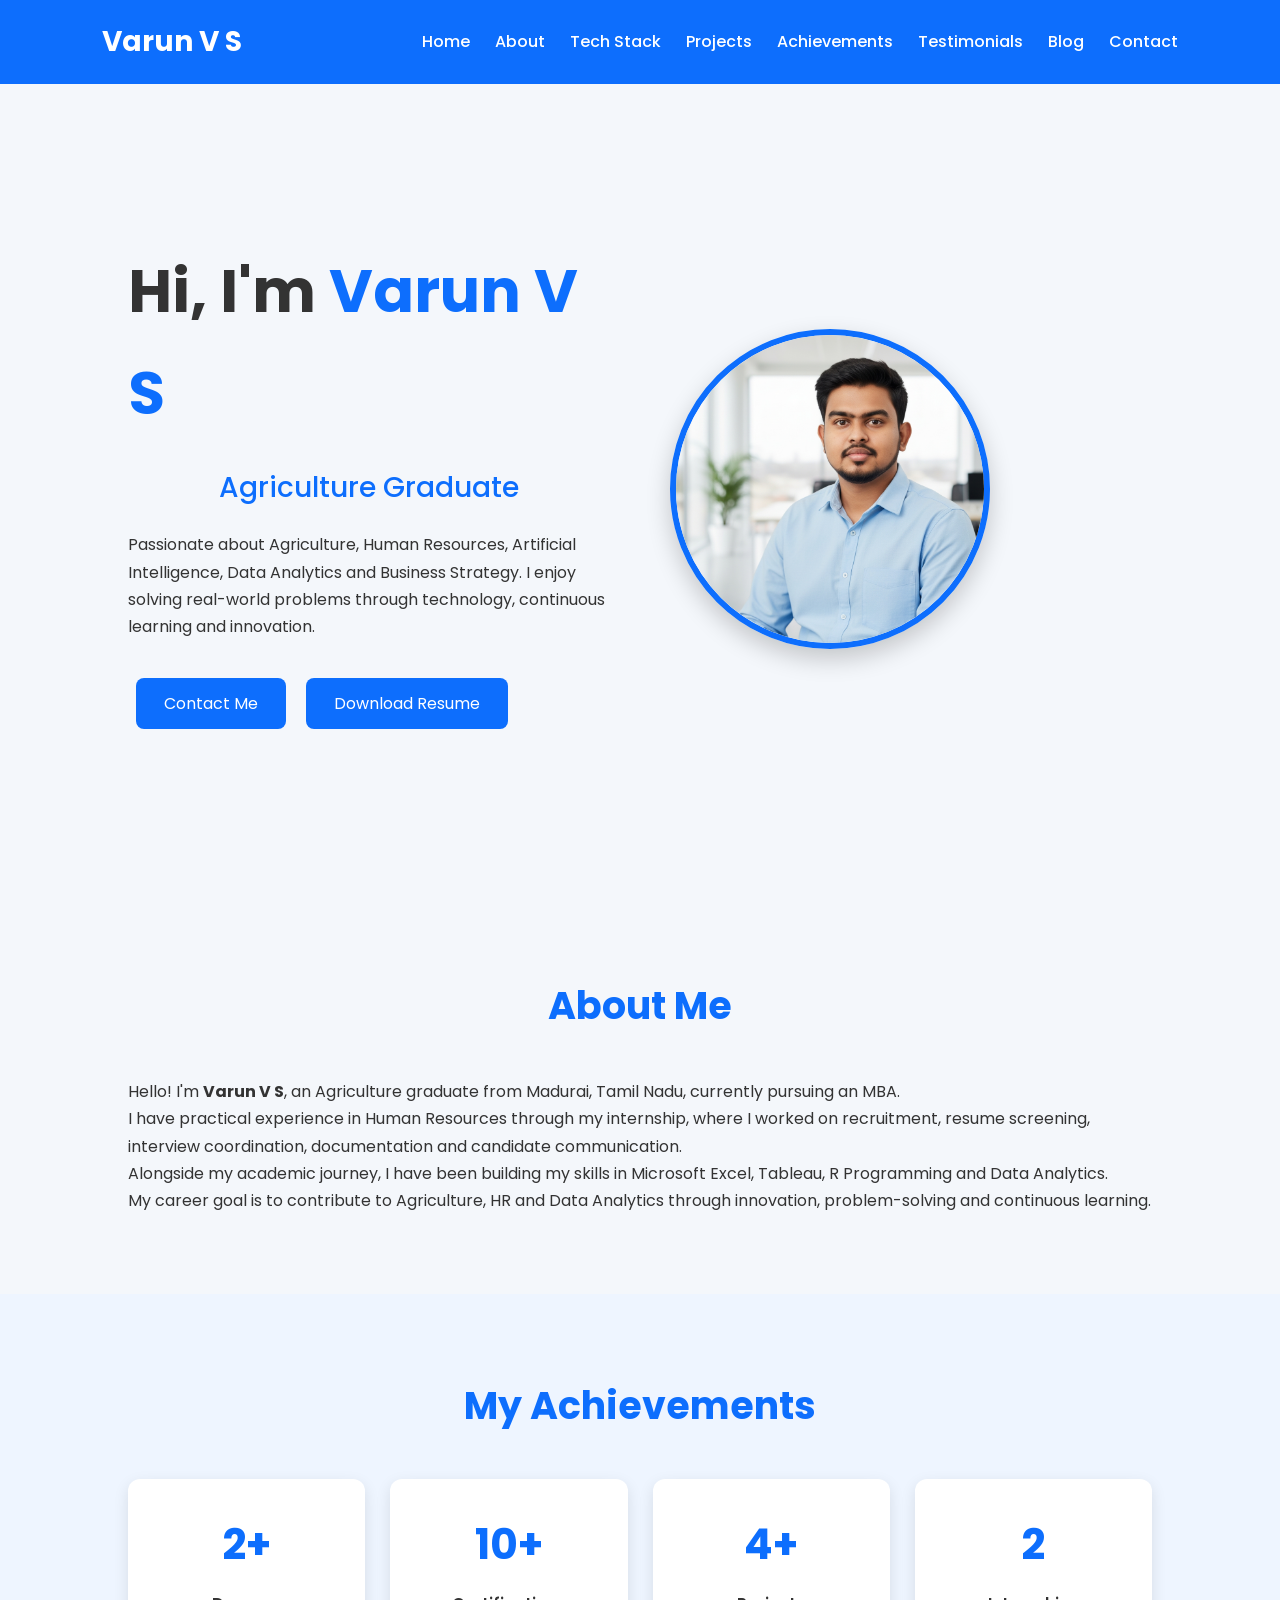
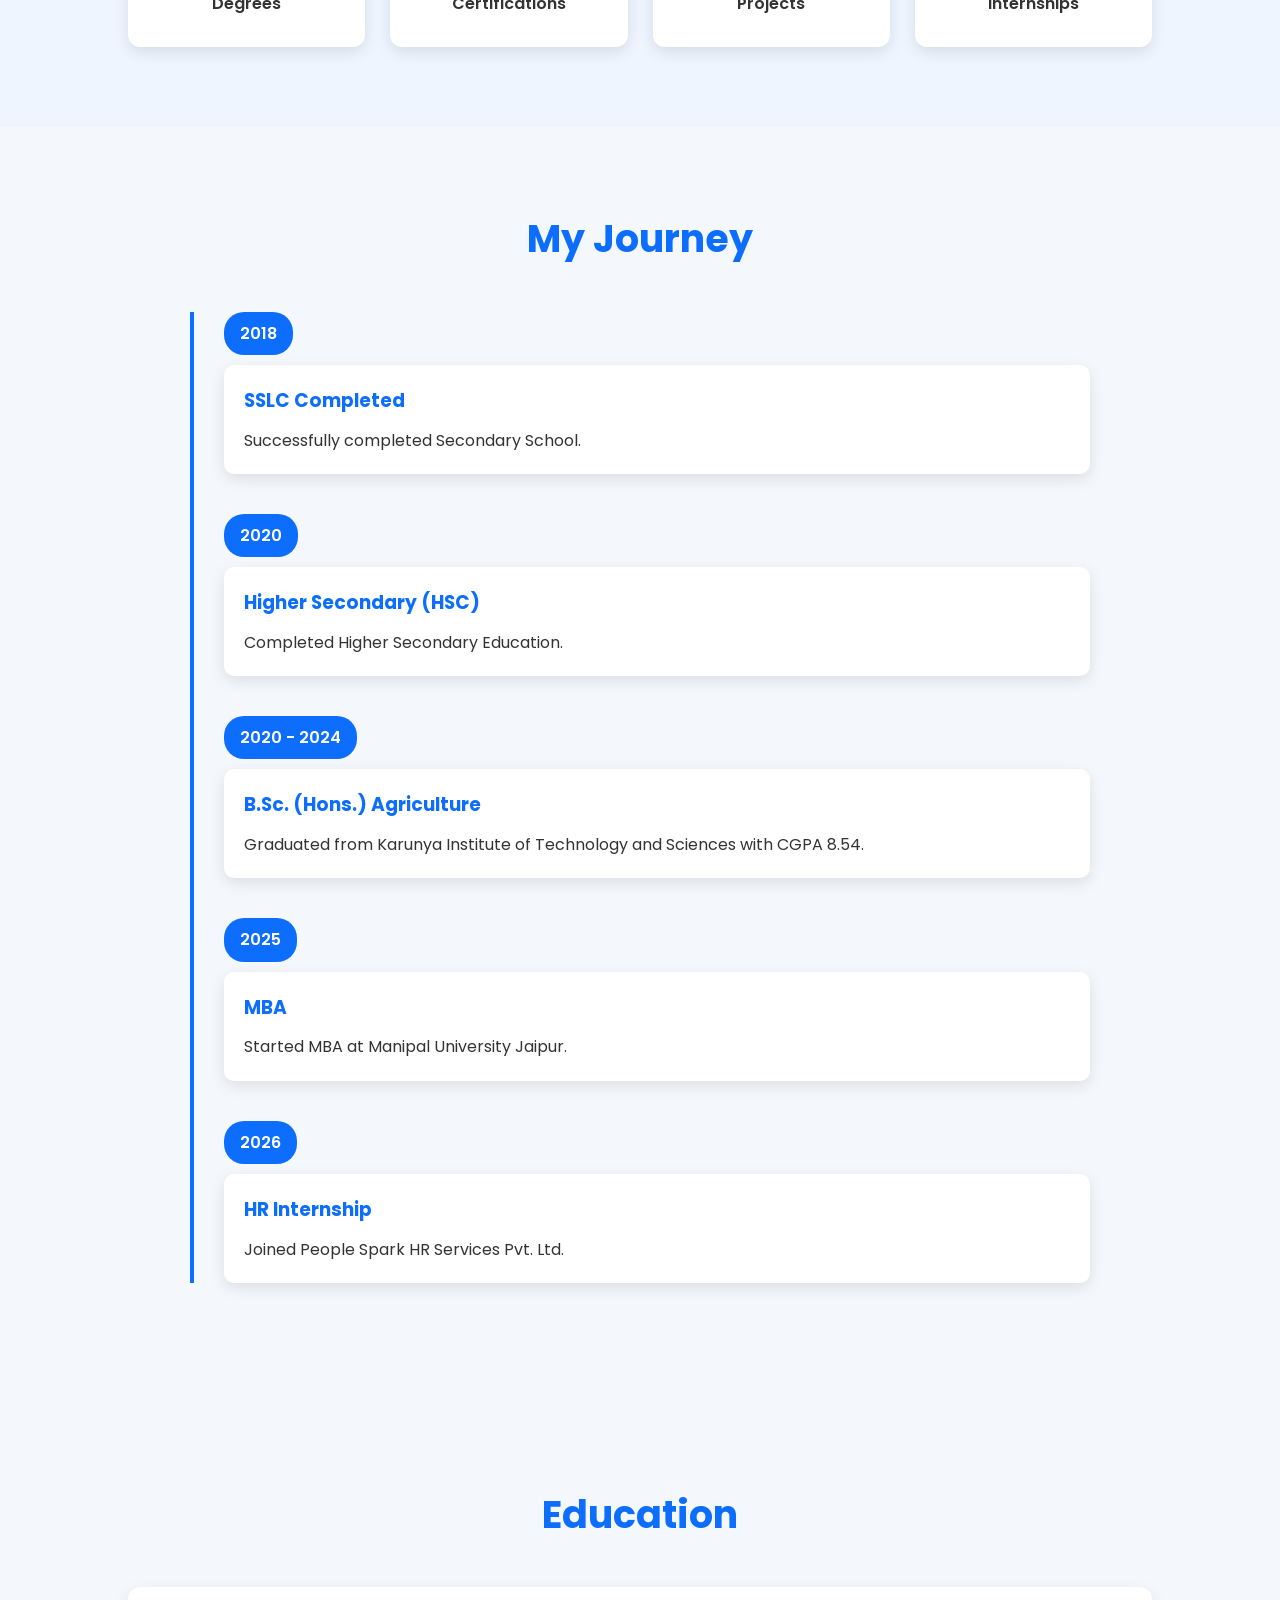
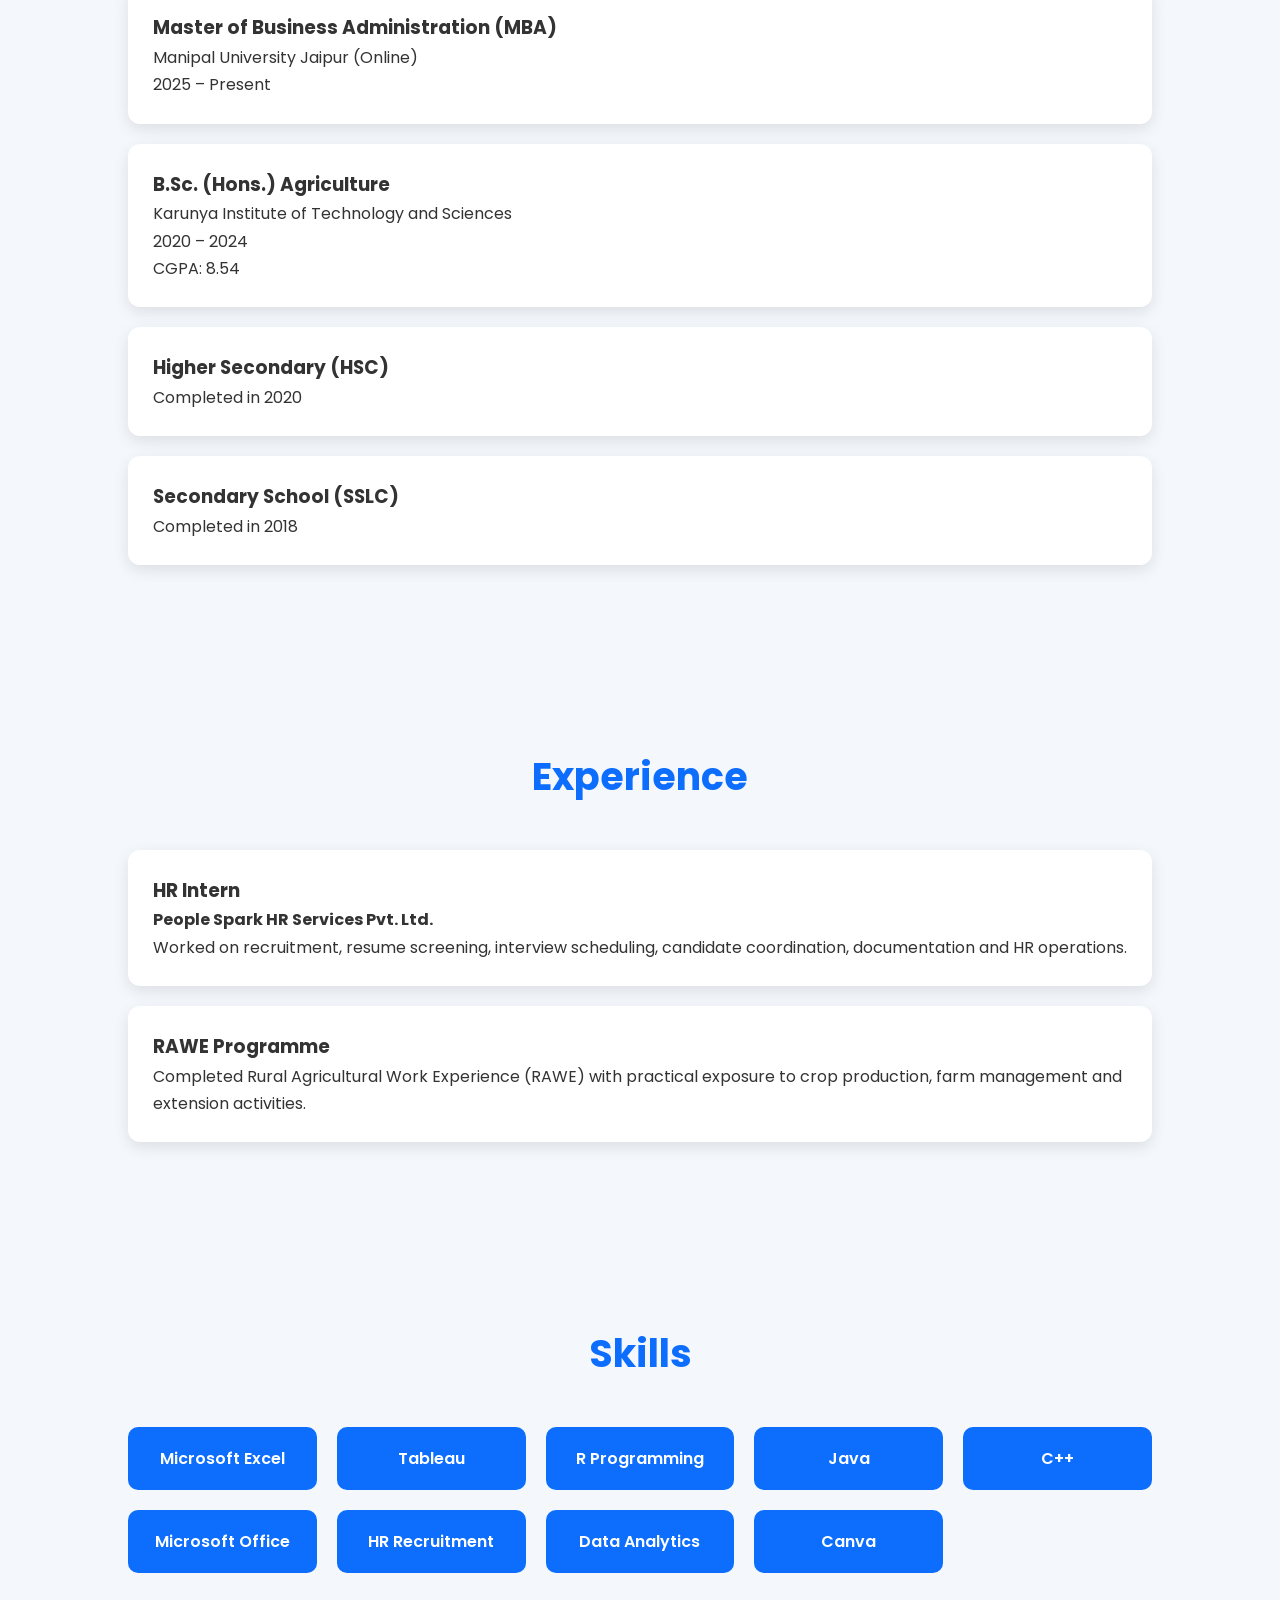
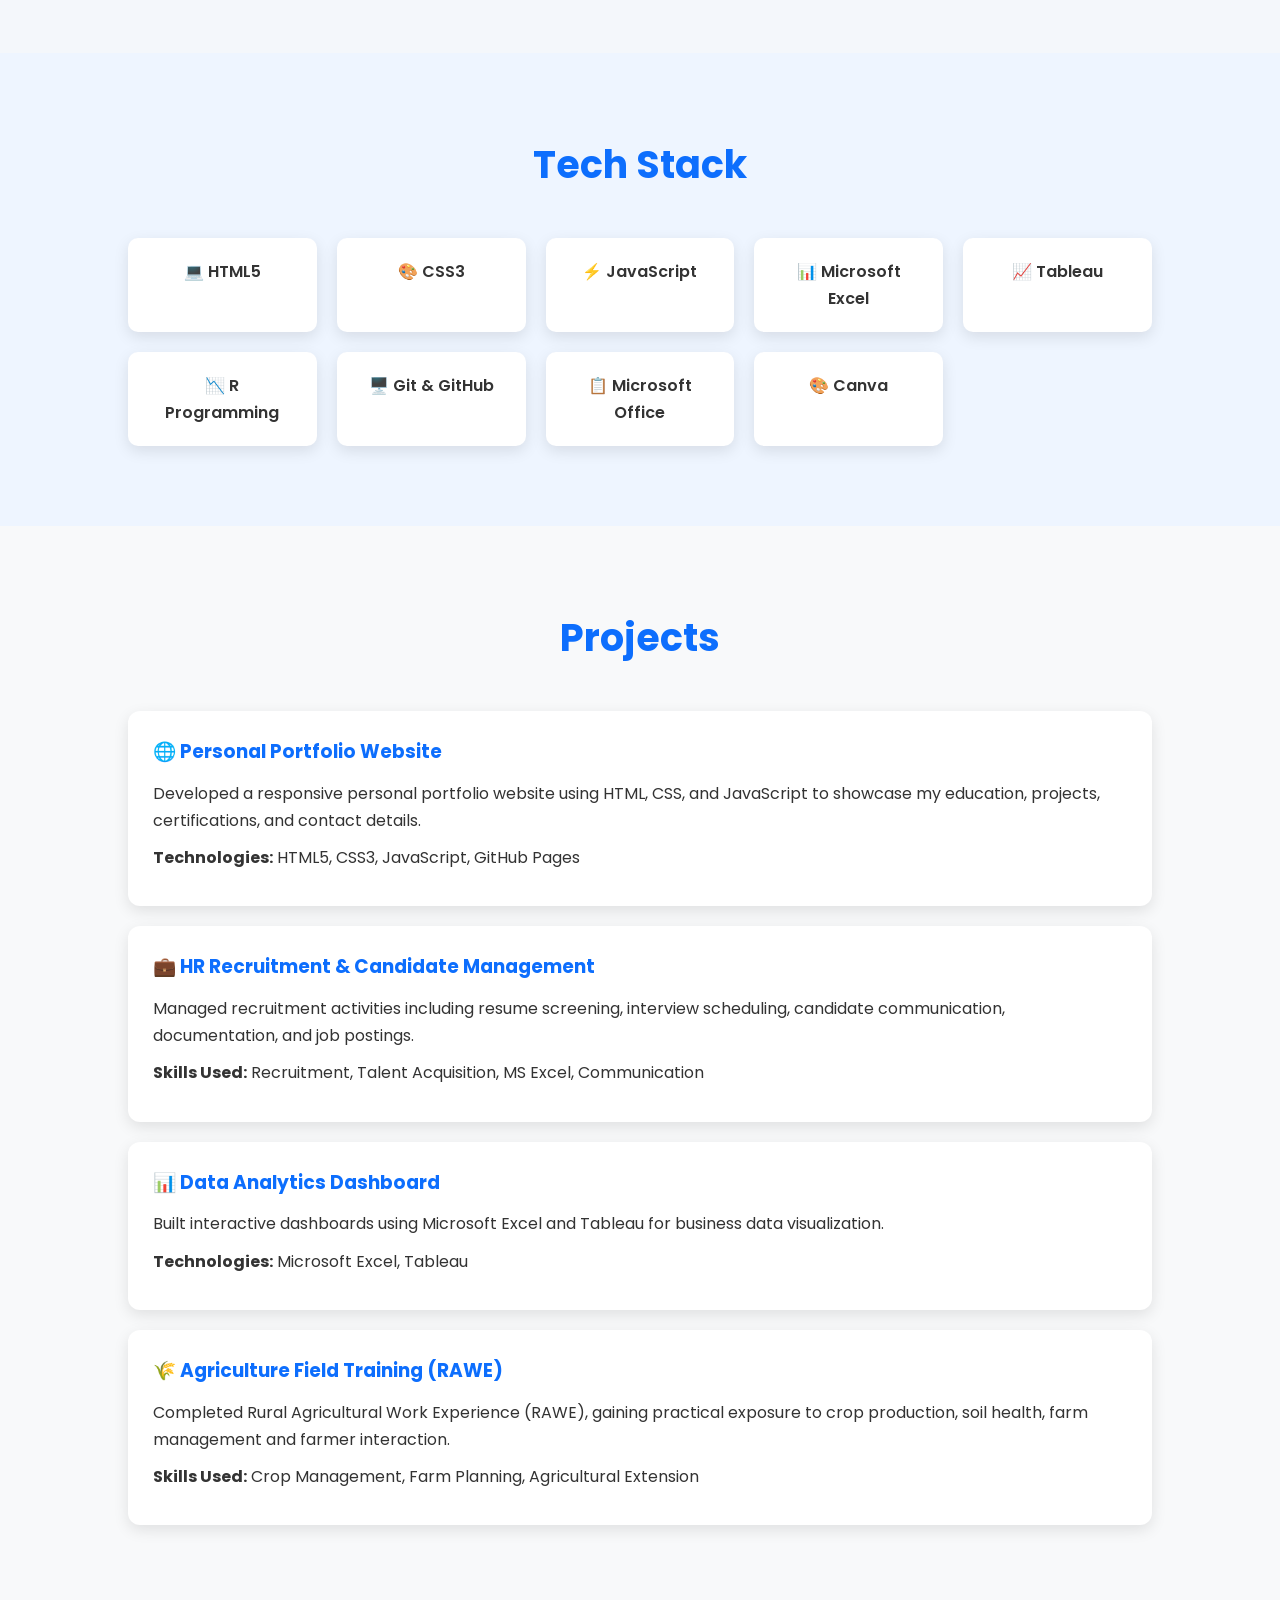
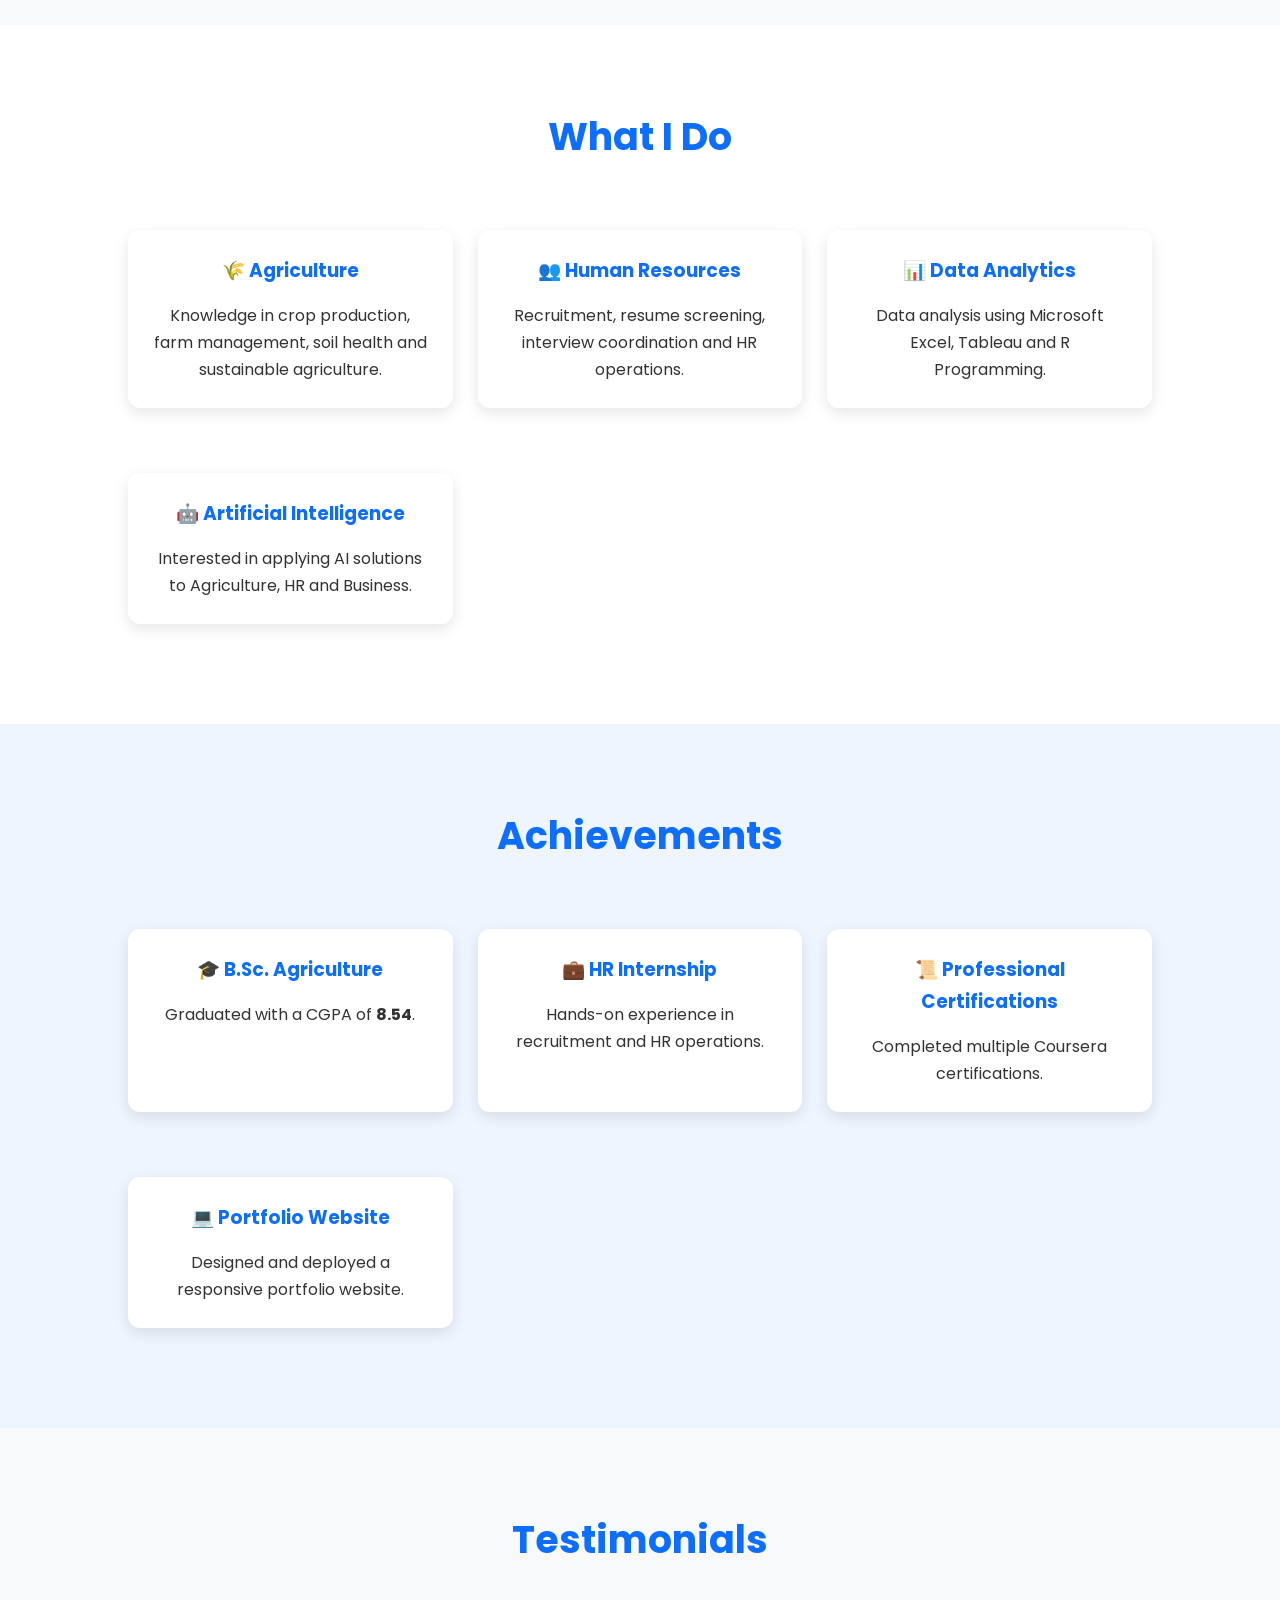
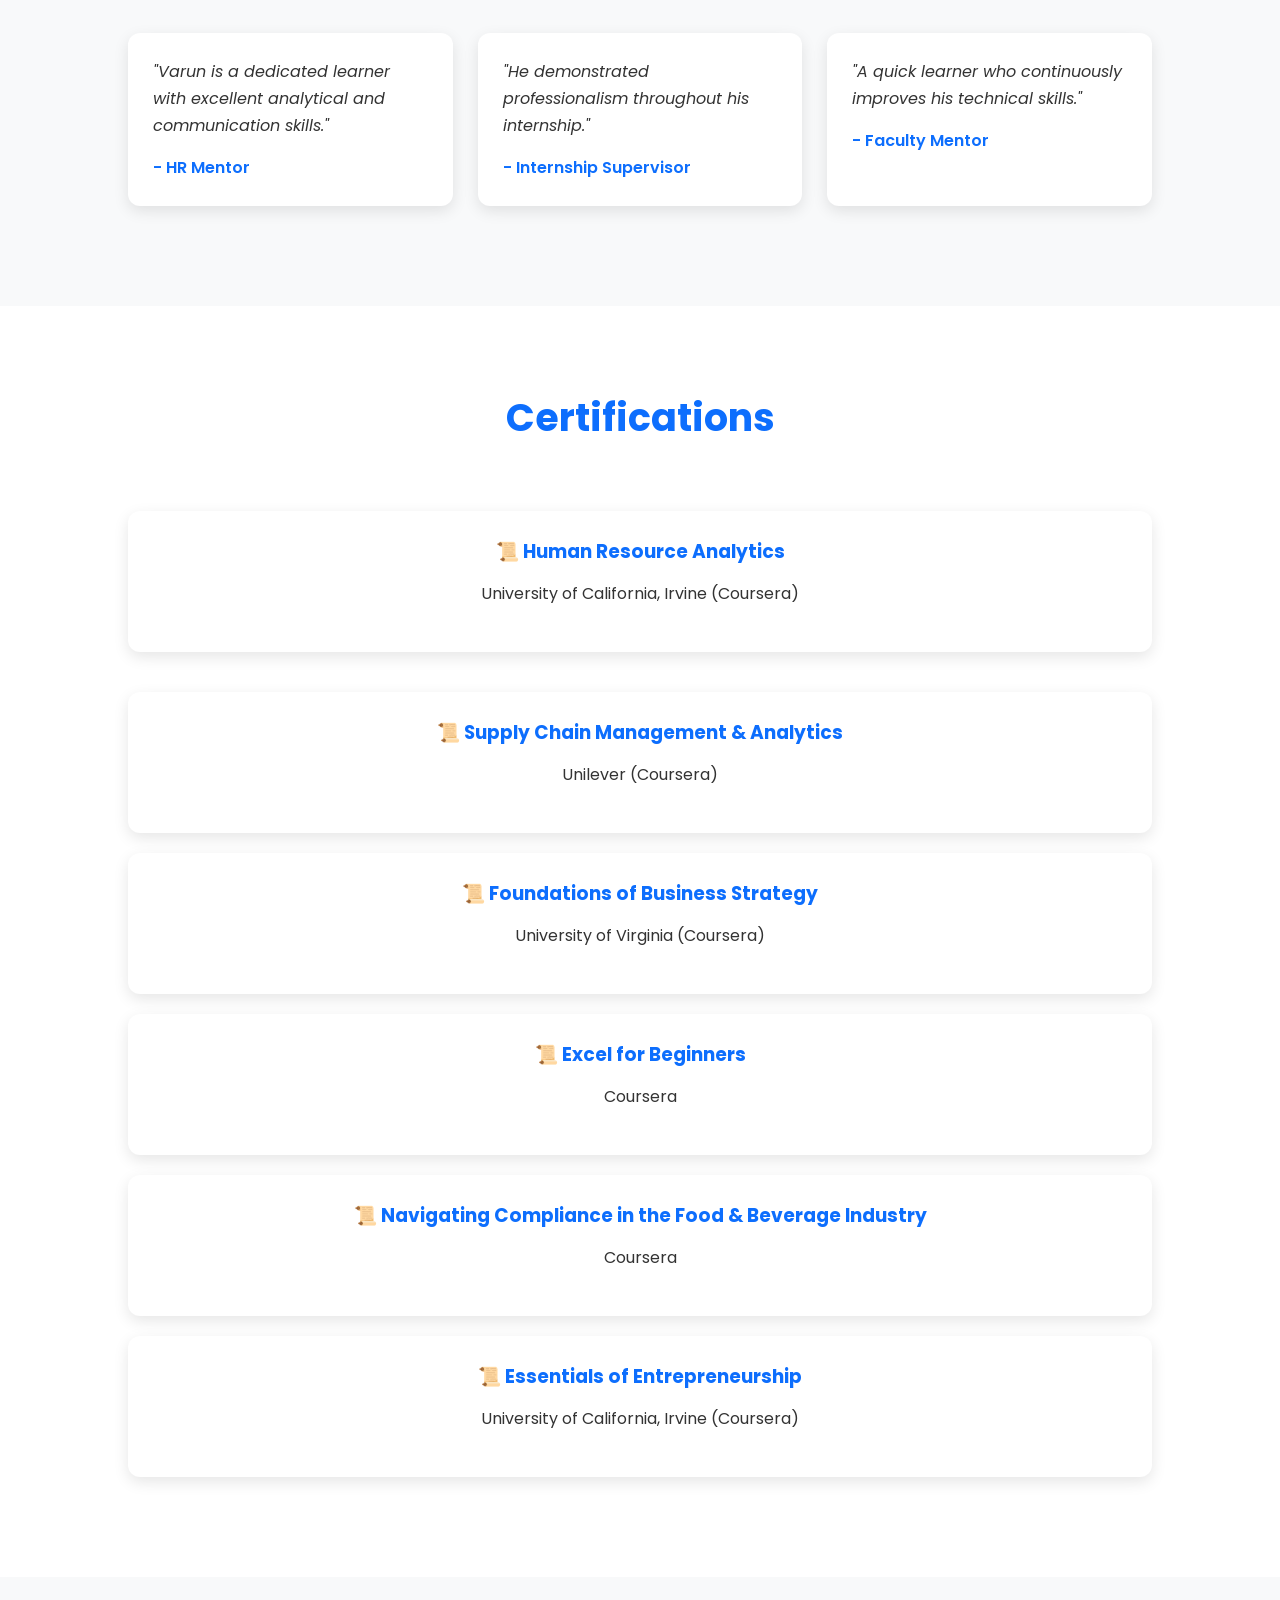
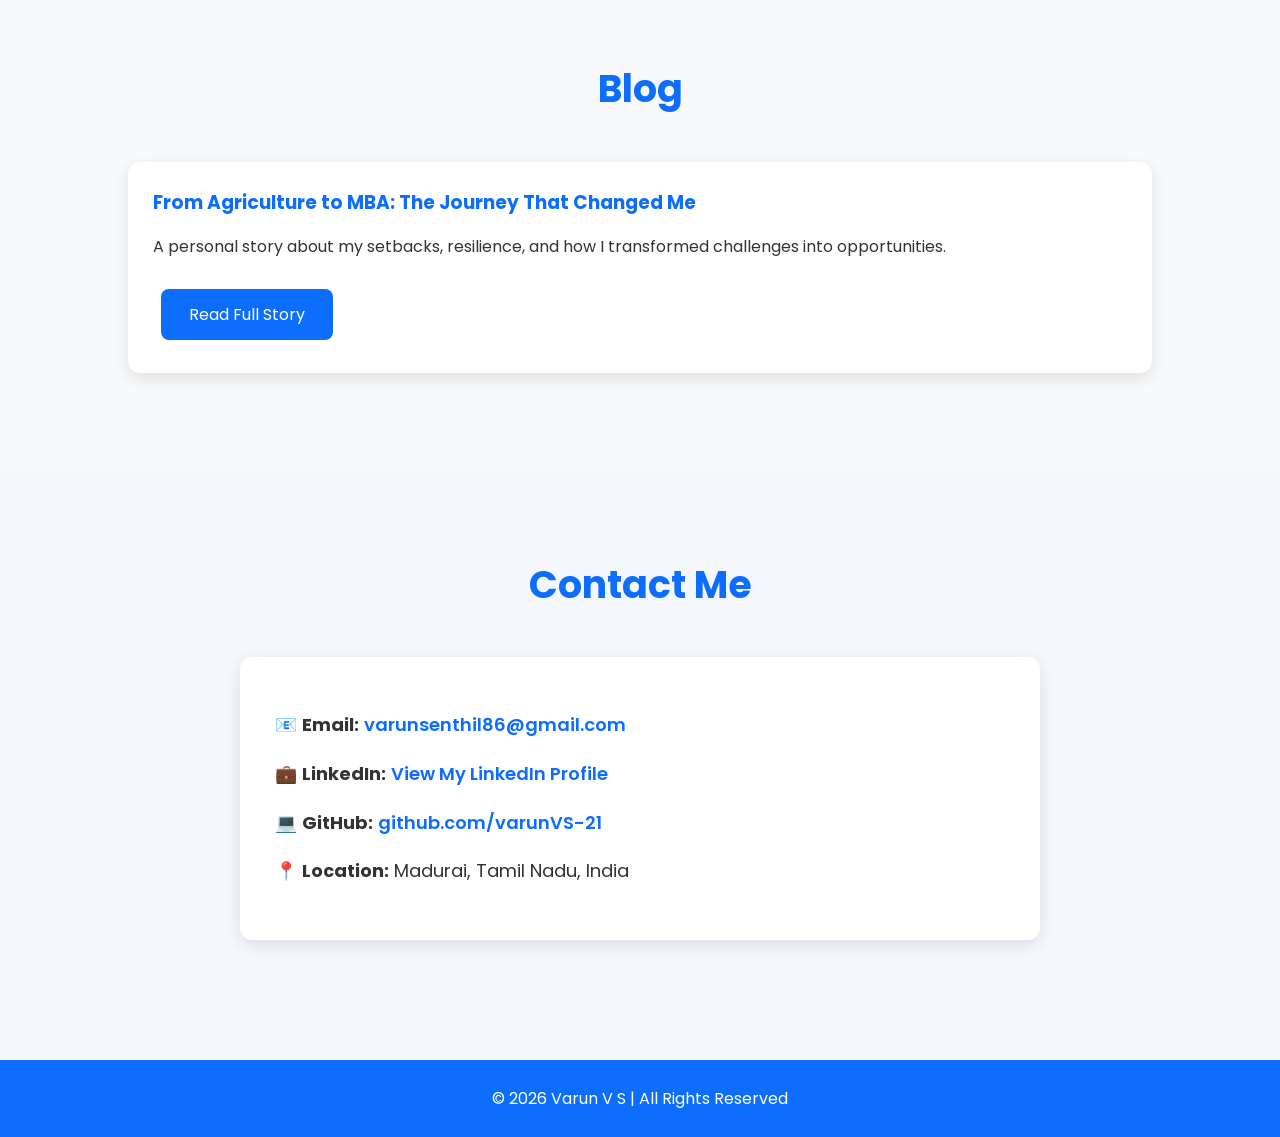
<file: index.html>
<!DOCTYPE html>
<html lang="en">

<head>
    <meta charset="UTF-8">
    <meta name="viewport" content="width=device-width, initial-scale=1.0">
    <title>Varun V S | Portfolio</title>
    <link rel="icon" type="image/png" href="favicon.png">
    <meta name="description" content="Official portfolio of Varun V S">
<meta name="keywords" content="Varun V S, Portfolio, Agriculture, HR, Data Analytics">
<meta name="author" content="Varun V S">
    <meta property="og:title" content="Varun V S | Portfolio">
<meta property="og:description" content="Agriculture Graduate | MBA Student | HR Intern | Data Analytics Enthusiast">
<meta property="og:image" content="profile.jpg">
<meta property="og:type" content="website">
    <link rel="stylesheet" href="style.css">
</head>

<body>
<div id="preloader">
    <div class="loader"></div>
    <h2>Varun V S Portfolio</h2>
</div>
    <!-- Navigation -->
    <nav>
    <div class="logo">Varun V S</div>

    <div class="menu-toggle" id="menu-toggle">
        ☰
    </div>

    <ul id="nav-links">
        <li><a href="#home">Home</a></li>
        <li><a href="#about">About</a></li>
        <li><a href="#techstack">Tech Stack</a></li>
        <li><a href="#projects">Projects</a></li>
        <li><a href="#achievements">Achievements</a></li>
        <li><a href="#testimonials">Testimonials</a></li>
        <li><a href="#blog">Blog</a></li>
        <li><a href="#contact">Contact</a></li>
    </ul>
</nav>

    <!-- Hero -->
    <section id="home" class="hero">

        <div class="hero-content">

            <div class="hero-text">

                <h1>Hi, I'm <span>Varun V S</span></h1>

                <h2><h2><span id="typing"></span></h2>

                <p>
                    Passionate about Agriculture, Human Resources, Artificial Intelligence,
                    Data Analytics and Business Strategy. I enjoy solving real-world
                    problems through technology, continuous learning and innovation.
                </p>

                <a href="#contact" class="btn">Contact Me</a>
                <a href="Varun_VS_Resume.pdf" class="btn" download>Download Resume</a>

            </div>

            <div class="hero-image">
                <img src="profile.jpg" alt="Varun V S">
            </div>

        </div>

    </section>

    <!-- About -->
    <section id="about">

        <h2>About Me</h2>

        <p>
            Hello! I'm <strong>Varun V S</strong>, an Agriculture graduate from
            Madurai, Tamil Nadu, currently pursuing an MBA.
        </p>

        <p>
            I have practical experience in Human Resources through my internship,
            where I worked on recruitment, resume screening, interview
            coordination, documentation and candidate communication.
        </p>

        <p>
            Alongside my academic journey, I have been building my skills in
            Microsoft Excel, Tableau, R Programming and Data Analytics.
        </p>

        <p>
            My career goal is to contribute to Agriculture, HR and Data Analytics
            through innovation, problem-solving and continuous learning.
        </p>

    </section>

    <!-- Statistics -->
    <section id="stats">

        <h2>My Achievements</h2>

        <div class="stats-container">

            <div class="stat-card">
                <h3>2+</h3>
                <p>Degrees</p>
            </div>

            <div class="stat-card">
                <h3>10+</h3>
                <p>Certifications</p>
            </div>

            <div class="stat-card">
                <h3>4+</h3>
                <p>Projects</p>
            </div>

            <div class="stat-card">
                <h3>2</h3>
                <p>Internships</p>
            </div>

        </div>

    </section>

    <!-- Timeline -->
    <section id="timeline">

        <h2>My Journey</h2>

        <div class="timeline">

            <div class="timeline-item">
                <div class="timeline-year">2018</div>
                <div class="timeline-content">
                    <h3>SSLC Completed</h3>
                    <p>Successfully completed Secondary School.</p>
                </div>
            </div>

            <div class="timeline-item">
                <div class="timeline-year">2020</div>
                <div class="timeline-content">
                    <h3>Higher Secondary (HSC)</h3>
                    <p>Completed Higher Secondary Education.</p>
                </div>
            </div>

            <div class="timeline-item">
                <div class="timeline-year">2020 - 2024</div>
                <div class="timeline-content">
                    <h3>B.Sc. (Hons.) Agriculture</h3>
                    <p>Graduated from Karunya Institute of Technology and Sciences with CGPA 8.54.</p>
                </div>
            </div>

            <div class="timeline-item">
                <div class="timeline-year">2025</div>
                <div class="timeline-content">
                    <h3>MBA</h3>
                    <p>Started MBA at Manipal University Jaipur.</p>
                </div>
            </div>

            <div class="timeline-item">
                <div class="timeline-year">2026</div>
                <div class="timeline-content">
                    <h3>HR Internship</h3>
                    <p>Joined People Spark HR Services Pvt. Ltd.</p>
                </div>
            </div>

        </div>

    </section>

    <!-- Education -->
    <section id="education">

        <h2>Education</h2>

        <div class="card">
            <h3>Master of Business Administration (MBA)</h3>
            <p>Manipal University Jaipur (Online)</p>
            <p>2025 – Present</p>
        </div>

        <div class="card">
            <h3>B.Sc. (Hons.) Agriculture</h3>
            <p>Karunya Institute of Technology and Sciences</p>
            <p>2020 – 2024</p>
            <p>CGPA: 8.54</p>
        </div>

        <div class="card">
            <h3>Higher Secondary (HSC)</h3>
            <p>Completed in 2020</p>
        </div>

        <div class="card">
            <h3>Secondary School (SSLC)</h3>
            <p>Completed in 2018</p>
        </div>

    </section>

    <!-- Experience -->
    <section id="experience">

        <h2>Experience</h2>

        <div class="card">
            <h3>HR Intern</h3>
            <p><strong>People Spark HR Services Pvt. Ltd.</strong></p>
            <p>
                Worked on recruitment, resume screening, interview scheduling,
                candidate coordination, documentation and HR operations.
            </p>
        </div>

        <div class="card">
            <h3>RAWE Programme</h3>
            <p>
                Completed Rural Agricultural Work Experience (RAWE) with practical
                exposure to crop production, farm management and extension activities.
            </p>
        </div>

    </section>
        <!-- Skills -->
    <section id="skills">

        <h2>Skills</h2>

        <div class="skills">

            <div class="skill">Microsoft Excel</div>
            <div class="skill">Tableau</div>
            <div class="skill">R Programming</div>
            <div class="skill">Java</div>
            <div class="skill">C++</div>
            <div class="skill">Microsoft Office</div>
            <div class="skill">HR Recruitment</div>
            <div class="skill">Data Analytics</div>
            <div class="skill">Canva</div>

        </div>

    </section>

    <!-- Tech Stack -->
    <section id="techstack">

        <h2>Tech Stack</h2>

        <div class="tech-grid">

            <div class="tech-card">💻 HTML5</div>
            <div class="tech-card">🎨 CSS3</div>
            <div class="tech-card">⚡ JavaScript</div>
            <div class="tech-card">📊 Microsoft Excel</div>
            <div class="tech-card">📈 Tableau</div>
            <div class="tech-card">📉 R Programming</div>
            <div class="tech-card">🖥️ Git & GitHub</div>
            <div class="tech-card">📋 Microsoft Office</div>
            <div class="tech-card">🎨 Canva</div>

        </div>

    </section>

    <!-- Projects -->
    <section id="projects">

        <h2>Projects</h2>

        <div class="project">

            <h3>🌐 Personal Portfolio Website</h3>

            <p>
                Developed a responsive personal portfolio website using HTML, CSS,
                and JavaScript to showcase my education, projects,
                certifications, and contact details.
            </p>

            <p><strong>Technologies:</strong> HTML5, CSS3, JavaScript, GitHub Pages</p>

        </div>

        <div class="project">

            <h3>💼 HR Recruitment & Candidate Management</h3>

            <p>
                Managed recruitment activities including resume screening,
                interview scheduling, candidate communication,
                documentation, and job postings.
            </p>

            <p><strong>Skills Used:</strong> Recruitment, Talent Acquisition, MS Excel, Communication</p>

        </div>

        <div class="project">

            <h3>📊 Data Analytics Dashboard</h3>

            <p>
                Built interactive dashboards using Microsoft Excel
                and Tableau for business data visualization.
            </p>

            <p><strong>Technologies:</strong> Microsoft Excel, Tableau</p>

        </div>

        <div class="project">

            <h3>🌾 Agriculture Field Training (RAWE)</h3>

            <p>
                Completed Rural Agricultural Work Experience (RAWE),
                gaining practical exposure to crop production,
                soil health, farm management and farmer interaction.
            </p>

            <p><strong>Skills Used:</strong> Crop Management, Farm Planning, Agricultural Extension</p>

        </div>

    </section>

    <!-- Services -->
    <section id="services">

        <h2>What I Do</h2>

        <div class="services-grid">

            <div class="service-card">
                <h3>🌾 Agriculture</h3>
                <p>
                    Knowledge in crop production, farm management,
                    soil health and sustainable agriculture.
                </p>
            </div>

            <div class="service-card">
                <h3>👥 Human Resources</h3>
                <p>
                    Recruitment, resume screening,
                    interview coordination and HR operations.
                </p>
            </div>

            <div class="service-card">
                <h3>📊 Data Analytics</h3>
                <p>
                    Data analysis using Microsoft Excel,
                    Tableau and R Programming.
                </p>
            </div>

            <div class="service-card">
                <h3>🤖 Artificial Intelligence</h3>
                <p>
                    Interested in applying AI solutions
                    to Agriculture, HR and Business.
                </p>
            </div>

        </div>

    </section>

    <!-- Achievements -->
    <section id="achievements">

        <h2>Achievements</h2>

        <div class="achievement-grid">

            <div class="achievement-card">
                <h3>🎓 B.Sc. Agriculture</h3>
                <p>Graduated with a CGPA of <strong>8.54</strong>.</p>
            </div>

            <div class="achievement-card">
                <h3>💼 HR Internship</h3>
                <p>Hands-on experience in recruitment and HR operations.</p>
            </div>

            <div class="achievement-card">
                <h3>📜 Professional Certifications</h3>
                <p>Completed multiple Coursera certifications.</p>
            </div>

            <div class="achievement-card">
                <h3>💻 Portfolio Website</h3>
                <p>Designed and deployed a responsive portfolio website.</p>
            </div>

        </div>

    </section>

    <!-- Testimonials -->
    <section id="testimonials">

        <h2>Testimonials</h2>

        <div class="testimonial-grid">

            <div class="testimonial-card">
                <p>
                    "Varun is a dedicated learner with excellent analytical and communication skills."
                </p>
                <h4>- HR Mentor</h4>
            </div>

            <div class="testimonial-card">
                <p>
                    "He demonstrated professionalism throughout his internship."
                </p>
                <h4>- Internship Supervisor</h4>
            </div>

            <div class="testimonial-card">
                <p>
                    "A quick learner who continuously improves his technical skills."
                </p>
                <h4>- Faculty Mentor</h4>
            </div>

        </div>

    </section>
        <!-- Certifications -->
    <section id="certifications">

        <h2>Certifications</h2>

        <div class="cert-grid">
<div class="certificate">
    <h3>📜 Human Resource Analytics</h3>
    <p>University of California, Irvine (Coursera)</p>
</div>
            </div>

            <div class="certificate">
                <h3>📜 Supply Chain Management & Analytics</h3>
                <p>Unilever (Coursera)</p>
            </div>

            <div class="certificate">
                <h3>📜 Foundations of Business Strategy</h3>
                <p>University of Virginia (Coursera)</p>
            </div>

            <div class="certificate">
                <h3>📜 Excel for Beginners</h3>
                <p>Coursera</p>
            </div>

            <div class="certificate">
                <h3>📜 Navigating Compliance in the Food & Beverage Industry</h3>
                <p>Coursera</p>
            </div>

            <div class="certificate">
                <h3>📜 Essentials of Entrepreneurship</h3>
                <p>University of California, Irvine (Coursera)</p>
            </div>

        </div>

    </section>

    <!-- Blog -->
    <section id="blog">

    <h2>Blog</h2>
<div class="blog-card">
    <h3>From Agriculture to MBA: The Journey That Changed Me</h3>

    <p>
        A personal story about my setbacks, resilience, and how I transformed challenges into opportunities.
    </p>

    <a href="blog1.html" class="btn">Read Full Story</a>
</div>
  
        </p>
    </div>

</section>

    </section>

    <!-- Contact -->
    <section id="contact">

        <h2>Contact Me</h2>

        <div class="contact-box">

            <p>
                📧 <strong>Email:</strong>
                <a href="mailto:varunsenthil86@gmail.com">
                    varunsenthil86@gmail.com
                </a>
            </p>

            <p>
                💼 <strong>LinkedIn:</strong>
                <a href="https://www.linkedin.com/in/varun-v-s-731151214"
                    target="_blank">
                    View My LinkedIn Profile
                </a>
            </p>

            <p>
                💻 <strong>GitHub:</strong>
                <a href="https://github.com/varunVS-21"
                    target="_blank">
                    github.com/varunVS-21
                </a>
            </p>

            <p>
                📍 <strong>Location:</strong>
                Madurai, Tamil Nadu, India
            </p>

        </div>

    </section>

    <!-- Footer -->
    <footer>

        <p>&copy; 2026 Varun V S | All Rights Reserved</p>

    </footer>
    
<button id="topBtn">⬆</button>
    
    <script src="script.js"></script>

</body>
</html>
</file>
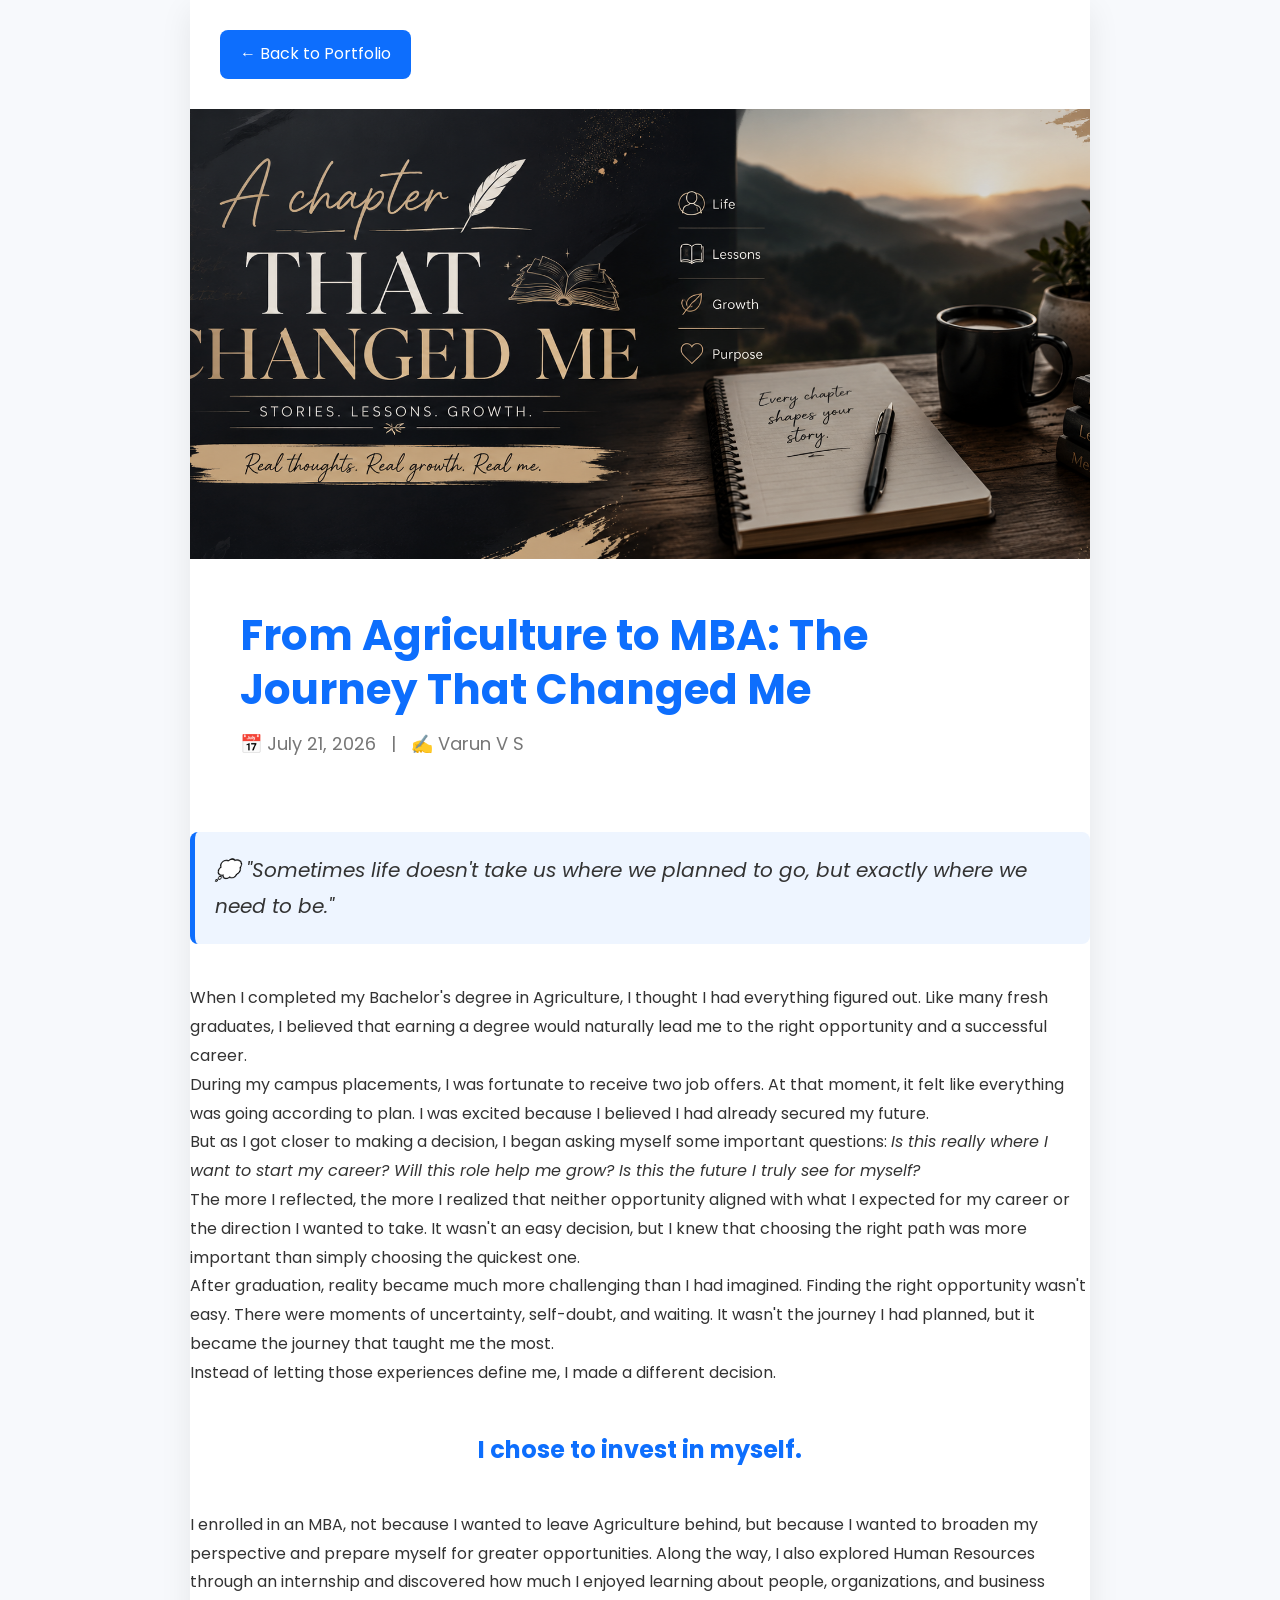
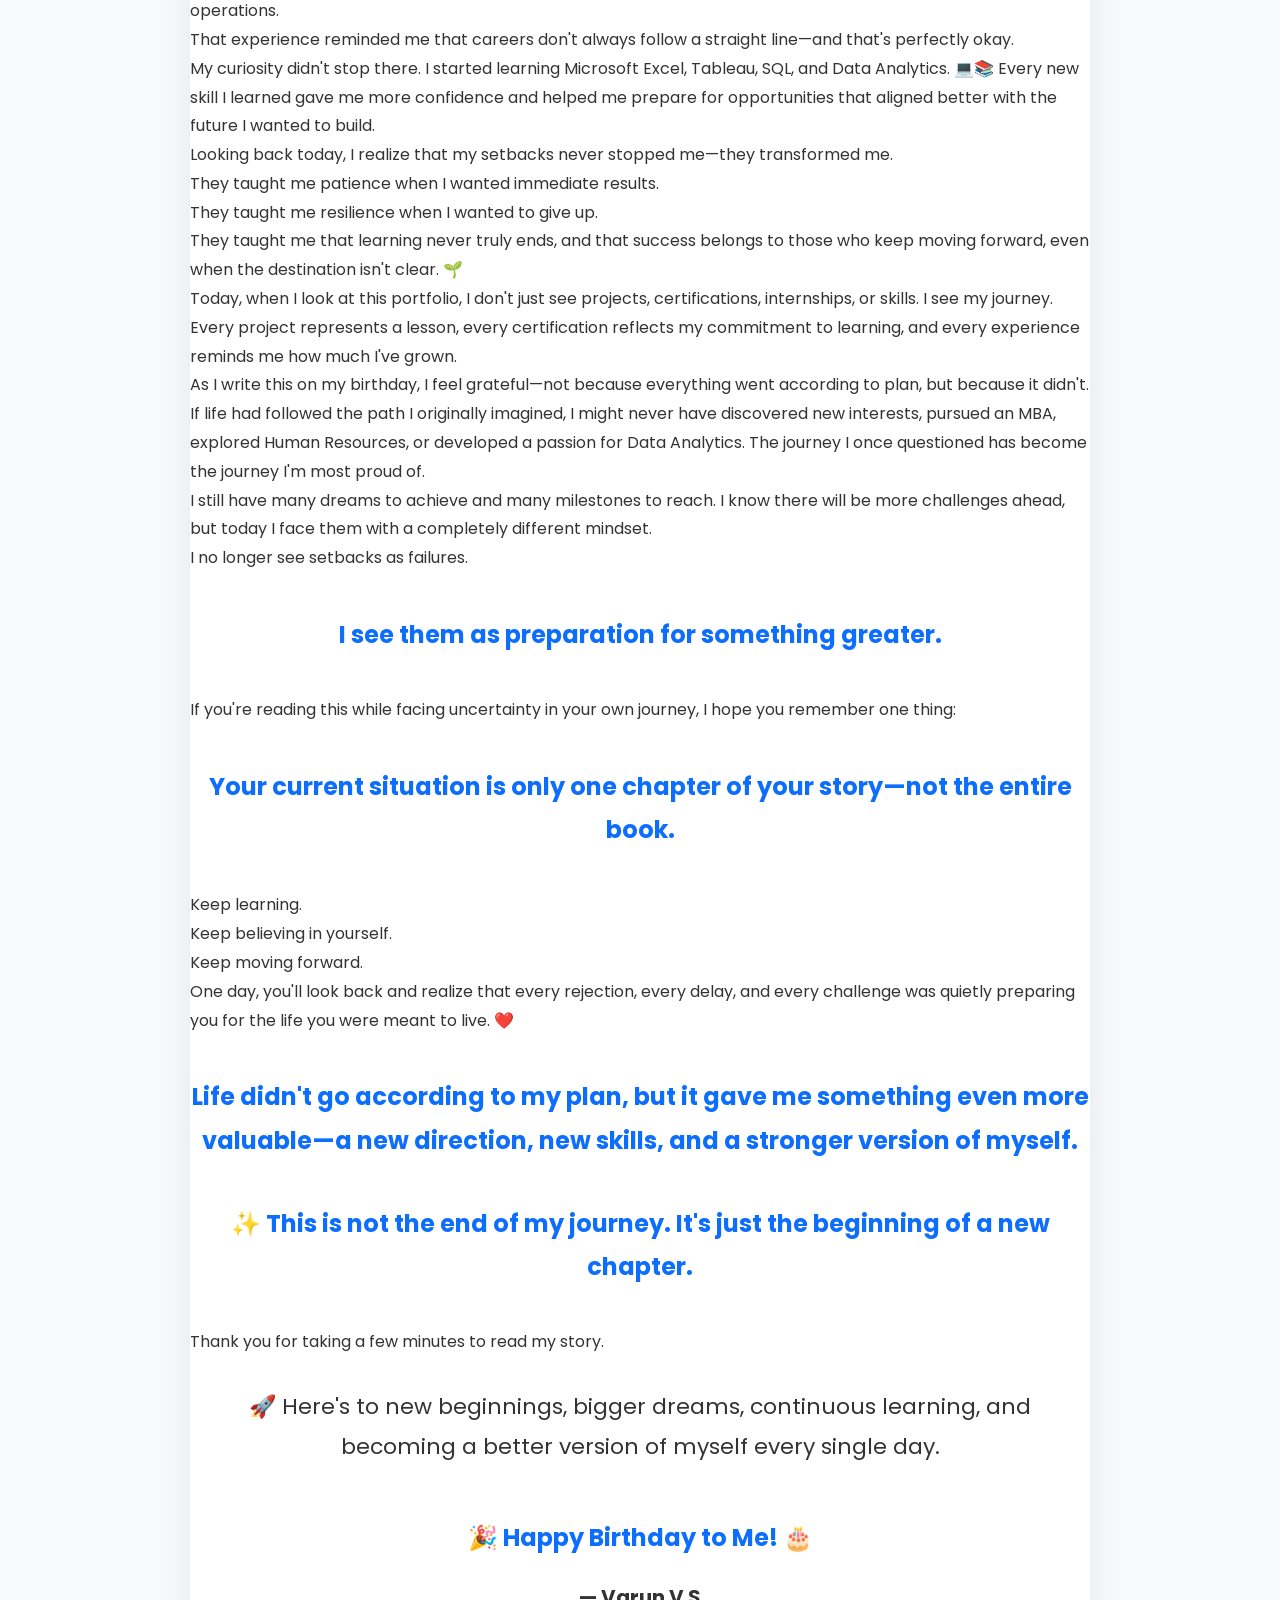
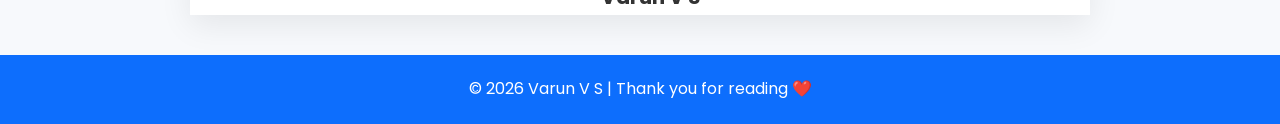
<file: blog1.html>
<!DOCTYPE html>
<html lang="en">

<head>
    <meta charset="UTF-8">
    <meta name="viewport" content="width=device-width, initial-scale=1.0">
    <title>From Agriculture to MBA | Varun V S</title>

    <link rel="stylesheet" href="style.css">

    <style>
        body{
            margin:0;
            font-family:'Poppins',sans-serif;
            background:#f7f9fc;
            color:#333;
            line-height:1.8;
        }

        .blog-container{
            max-width:900px;
            margin:auto;
            background:#fff;
            box-shadow:0 10px 30px rgba(0,0,0,.08);
        }

        .back-btn{
            display:inline-block;
            margin:30px;
            padding:10px 20px;
            background:#0d6efd;
            color:#fff;
            text-decoration:none;
            border-radius:8px;
            transition:.3s;
        }

        .back-btn:hover{
            background:#084298;
        }

        .cover img{
            width:100%;
            height:450px;
            object-fit:cover;
        }

        .blog-content{
            padding:50px;
        }

        .blog-content h1{
            font-size:42px;
            color:#0d6efd;
            margin-bottom:10px;
            line-height:1.3;
        }

        .meta{
            color:#777;
            margin-bottom:30px;
            font-size:15px;
        }

        blockquote{
            background:#eef5ff;
            border-left:5px solid #0d6efd;
            padding:20px;
            border-radius:8px;
            font-size:20px;
            font-style:italic;
            margin-bottom:40px;
        }

        .blog-content p{
            font-size:18px;
            text-align:justify;
            margin-bottom:22px;
        }

        .highlight{
            font-size:24px;
            font-weight:700;
            color:#0d6efd;
            text-align:center;
            margin:40px 0;
        }

        .ending{
            text-align:center;
            margin-top:50px;
        }

        .ending h2{
            color:#0d6efd;
            margin-bottom:15px;
        }

        footer{
            background:#0d6efd;
            color:#fff;
            text-align:center;
            padding:20px;
            margin-top:40px;
        }

        @media(max-width:768px){

            .blog-content{
                padding:30px 20px;
            }

            .blog-content h1{
                font-size:30px;
            }

            .cover img{
                height:250px;
            }

            .blog-content p{
                font-size:17px;
            }

            blockquote{
                font-size:18px;
            }

        }
    </style>

</head>

<body>

<div class="blog-container">

<a href="index.html" class="back-btn">← Back to Portfolio</a>

<div class="cover">
  <img src="cover.jpg" alt="From Agriculture to MBA">
</div>

<div class="blog-content">

<h1>From Agriculture to MBA: The Journey That Changed Me</h1>

<p class="meta">
📅 July 21, 2026 &nbsp; | &nbsp; ✍️ Varun V S
</p>
</div>
<blockquote>
💭 "Sometimes life doesn't take us where we planned to go, but exactly where we need to be."
</blockquote>
<p>
When I completed my Bachelor's degree in Agriculture, I thought I had everything figured out. Like many fresh graduates, I believed that earning a degree would naturally lead me to the right opportunity and a successful career.
</p>

<p>
During my campus placements, I was fortunate to receive two job offers. At that moment, it felt like everything was going according to plan. I was excited because I believed I had already secured my future.
</p>

<p>
But as I got closer to making a decision, I began asking myself some important questions:
<em>Is this really where I want to start my career? Will this role help me grow? Is this the future I truly see for myself?</em>
</p>

<p>
The more I reflected, the more I realized that neither opportunity aligned with what I expected for my career or the direction I wanted to take. It wasn't an easy decision, but I knew that choosing the right path was more important than simply choosing the quickest one.
</p>

<p>
After graduation, reality became much more challenging than I had imagined. Finding the right opportunity wasn't easy. There were moments of uncertainty, self-doubt, and waiting. It wasn't the journey I had planned, but it became the journey that taught me the most.
</p>

<p>
Instead of letting those experiences define me, I made a different decision.
</p>

<p class="highlight">
I chose to invest in myself.
</p>

<p>
I enrolled in an MBA, not because I wanted to leave Agriculture behind, but because I wanted to broaden my perspective and prepare myself for greater opportunities. Along the way, I also explored Human Resources through an internship and discovered how much I enjoyed learning about people, organizations, and business operations.
</p>

<p>
That experience reminded me that careers don't always follow a straight line—and that's perfectly okay.
</p>

<p>
My curiosity didn't stop there. I started learning Microsoft Excel, Tableau, SQL, and Data Analytics. 💻📚 Every new skill I learned gave me more confidence and helped me prepare for opportunities that aligned better with the future I wanted to build.
</p>

<p>
Looking back today, I realize that my setbacks never stopped me—they transformed me.
</p>

<p>
They taught me patience when I wanted immediate results.
</p>

<p>
They taught me resilience when I wanted to give up.
</p>

<p>
They taught me that learning never truly ends, and that success belongs to those who keep moving forward, even when the destination isn't clear. 🌱
</p>
<p>
Today, when I look at this portfolio, I don't just see projects, certifications, internships, or skills. I see my journey. Every project represents a lesson, every certification reflects my commitment to learning, and every experience reminds me how much I've grown.
</p>

<p>
As I write this on my birthday, I feel grateful—not because everything went according to plan, but because it didn't.
</p>

<p>
If life had followed the path I originally imagined, I might never have discovered new interests, pursued an MBA, explored Human Resources, or developed a passion for Data Analytics. The journey I once questioned has become the journey I'm most proud of.
</p>

<p>
I still have many dreams to achieve and many milestones to reach. I know there will be more challenges ahead, but today I face them with a completely different mindset.
</p>

<p>
I no longer see setbacks as failures.
</p>

<p class="highlight">
I see them as preparation for something greater.
</p>

<p>
If you're reading this while facing uncertainty in your own journey, I hope you remember one thing:
</p>

<p class="highlight">
Your current situation is only one chapter of your story—not the entire book.
</p>

<p>
Keep learning.<br>
Keep believing in yourself.<br>
Keep moving forward.
</p>

<p>
One day, you'll look back and realize that every rejection, every delay, and every challenge was quietly preparing you for the life you were meant to live. ❤️
</p>

<p class="highlight">
Life didn't go according to my plan, but it gave me something even more valuable—a new direction, new skills, and a stronger version of myself.
</p>

<p class="highlight">
✨ This is not the end of my journey. It's just the beginning of a new chapter.
</p>
<p>
Thank you for taking a few minutes to read my story.
</p>

<p style="text-align:center; font-size:22px; margin-top:30px;">
🚀 Here's to new beginnings, bigger dreams, continuous learning, and becoming a better version of myself every single day.
</p>

<div class="ending">

    <h2>🎉 Happy Birthday to Me! 🎂</h2>

    <p style="font-size:20px; margin-top:20px;">
        <strong>— Varun V S</strong>
    </p>

</div>

</div>

<footer>
    © 2026 Varun V S | Thank you for reading ❤️
</footer>

</div>

</body>
</html>
</file>
<file: style.css>
/* Google Font */
@import url('https://fonts.googleapis.com/css2?family=Poppins:wght@300;400;500;600;700&display=swap');

/* Reset */

*{
    margin:0;
    padding:0;
    box-sizing:border-box;
    scroll-behavior:smooth;
}

body{
    font-family:'Poppins',sans-serif;
    background:#f4f7fb;
    color:#333;
    line-height:1.7;
}
/* =========================
   Preloader
========================= */

#preloader{
    position:fixed;
    top:0;
    left:0;
    width:100%;
    height:100%;
    background:#ffffff;
    display:flex;
    flex-direction:column;
    justify-content:center;
    align-items:center;
    z-index:9999;
}

.loader{
    width:60px;
    height:60px;
    border:6px solid #e5e5e5;
    border-top:6px solid #0d6efd;
    border-radius:50%;
    animation:spin 1s linear infinite;
    margin-bottom:20px;
}

#preloader h2{
    color:#0d6efd;
    font-size:28px;
    font-weight:700;
}

@keyframes spin{
    0%{
        transform:rotate(0deg);
    }
    100%{
        transform:rotate(360deg);
    }
}
/* Navigation */

nav{
    position:sticky;
    top:0;
    width:100%;
    background:#0d6efd;
    display:flex;
    justify-content:space-between;
    align-items:center;
    padding:18px 8%;
    z-index:1000;
}

.logo{
    color:#fff;
    font-size:28px;
    font-weight:700;
}

nav ul{
    display:flex;
    list-style:none;
    gap:25px;
    flex-wrap:wrap;
}

nav ul li{
    list-style:none;
}

nav ul li a{
    color:#fff;
    text-decoration:none;
    font-weight:500;
    transition:.3s;
}

nav ul li a:hover{
    color:#ffd54f;
}

/* Hero */

.hero{
    min-height:90vh;
    display:flex;
    align-items:center;
    justify-content:center;
    padding:80px 10%;
}

.hero-content{
    display:flex;
    justify-content:space-between;
    align-items:center;
    gap:60px;
    width:100%;
}

.hero-text{
    flex:1;
}

.hero-text h1{
    font-size:60px;
    margin-bottom:15px;
}

.hero-text span{
    color:#0d6efd;
}

.hero-text h2{
    font-size:28px;
    color:#555;
    margin-bottom:20px;
    font-weight:500;
}

.hero-text p{
    margin-bottom:30px;
    max-width:650px;
}

.hero-image{
    flex:1;
    text-align:center;
}

.hero-image img{
    width:320px;
    height:320px;
    object-fit:cover;
    border-radius:50%;
    border:6px solid #0d6efd;
    box-shadow:0 10px 25px rgba(0,0,0,.2);
}

/* Buttons */

.btn{
    display:inline-block;
    padding:12px 28px;
    margin:8px;
    background:#0d6efd;
    color:#fff;
    text-decoration:none;
    border-radius:8px;
    transition:.3s;
}

.btn:hover{
    background:#084298;
    transform:translateY(-3px);
}

/* Common Sections */

section{
    padding:80px 10%;
}

section h2{
    text-align:center;
    color:#0d6efd;
    font-size:38px;
    margin-bottom:40px;
}
/* =========================
   Cards
========================= */

.card,
.project,
.certificate,
.blog-card,
.service-card,
.achievement-card,
.testimonial-card{
    background:#fff;
    padding:25px;
    border-radius:12px;
    margin:20px 0;
    box-shadow:0 5px 15px rgba(0,0,0,.1);
    transition:.3s;
}

.card:hover,
.project:hover,
.certificate:hover,
.blog-card:hover,
.service-card:hover,
.achievement-card:hover,
.testimonial-card:hover{
    transform:translateY(-8px);
    box-shadow:0 10px 25px rgba(0,0,0,.15);
}

/* =========================
   Skills
========================= */

.skills{
    display:grid;
    grid-template-columns:repeat(auto-fit,minmax(180px,1fr));
    gap:20px;
}

.skill{
    background:#0d6efd;
    color:#fff;
    padding:18px;
    text-align:center;
    border-radius:10px;
    font-weight:600;
    transition:.3s;
}

.skill:hover{
    background:#084298;
    transform:scale(1.05);
}

/* =========================
   Statistics
========================= */

#stats{
    background:#eef5ff;
}

.stats-container{
    display:grid;
    grid-template-columns:repeat(auto-fit,minmax(180px,1fr));
    gap:25px;
}

.stat-card{
    background:#fff;
    text-align:center;
    padding:30px;
    border-radius:12px;
    box-shadow:0 5px 15px rgba(0,0,0,.1);
    transition:.3s;
}

.stat-card:hover{
    transform:translateY(-8px);
}

.stat-card h3{
    font-size:42px;
    color:#0d6efd;
    margin-bottom:10px;
}

.stat-card p{
    font-weight:600;
}

/* =========================
   Timeline
========================= */

#timeline{
    padding:80px 10%;
}

.timeline{
    position:relative;
    max-width:900px;
    margin:auto;
    border-left:4px solid #0d6efd;
    padding-left:30px;
}

.timeline-item{
    margin-bottom:40px;
}

.timeline-year{
    display:inline-block;
    background:#0d6efd;
    color:#fff;
    padding:8px 16px;
    border-radius:20px;
    font-weight:600;
    margin-bottom:10px;
}

.timeline-content{
    background:#fff;
    padding:20px;
    border-radius:10px;
    box-shadow:0 5px 15px rgba(0,0,0,.1);
}

.timeline-content h3{
    color:#0d6efd;
    margin-bottom:10px;
}

/* =========================
   Tech Stack
========================= */

#techstack{
    background:#eef5ff;
}

.tech-grid{
    display:grid;
    grid-template-columns:repeat(auto-fit,minmax(180px,1fr));
    gap:20px;
}

.tech-card{
    background:#fff;
    padding:20px;
    text-align:center;
    font-weight:600;
    border-radius:10px;
    box-shadow:0 5px 15px rgba(0,0,0,.1);
    transition:.3s;
}

.tech-card:hover{
    transform:scale(1.05);
    color:#0d6efd;
}
/* =========================
   Projects
========================= */

#projects{
    background:#f8f9fa;
}

.project h3{
    color:#0d6efd;
    margin-bottom:12px;
}

.project p{
    margin-bottom:10px;
}

/* =========================
   Services
========================= */

#services{
    background:#ffffff;
}

.services-grid{
    display:grid;
    grid-template-columns:repeat(auto-fit,minmax(250px,1fr));
    gap:25px;
}

.service-card{
    text-align:center;
}

.service-card h3{
    color:#0d6efd;
    margin-bottom:15px;
}

/* =========================
   Achievements
========================= */

#achievements{
    background:#eef5ff;
}

.achievement-grid{
    display:grid;
    grid-template-columns:repeat(auto-fit,minmax(250px,1fr));
    gap:25px;
}

.achievement-card{
    text-align:center;
}

.achievement-card h3{
    color:#0d6efd;
    margin-bottom:15px;
}

/* =========================
   Testimonials
========================= */

#testimonials{
    background:#f8f9fa;
}

.testimonial-grid{
    display:grid;
    grid-template-columns:repeat(auto-fit,minmax(280px,1fr));
    gap:25px;
}

.testimonial-card p{
    font-style:italic;
    margin-bottom:15px;
}

.testimonial-card h4{
    color:#0d6efd;
    font-weight:600;
}

/* =========================
   Hover Effects
========================= */

.project:hover,
.service-card:hover,
.achievement-card:hover,
.testimonial-card:hover{
    transform:translateY(-8px);
    box-shadow:0 10px 25px rgba(0,0,0,.15);
}
/* =========================
   Certifications
========================= */

#certifications{
    background:#ffffff;
}

.cert-grid{
    display:grid;
    grid-template-columns:repeat(auto-fit,minmax(280px,1fr));
    gap:25px;
}

.certificate{
    text-align:center;
}

.certificate h3{
    color:#0d6efd;
    margin-bottom:12px;
}

.certificate p{
    margin-bottom:20px;
}


/* =========================
   Blog
========================= */

#blog{
    background:#f8f9fa;
}

.blog-grid{
    display:grid;
    grid-template-columns:repeat(auto-fit,minmax(300px,1fr));
    gap:25px;
}

.blog-card h3{
    color:#0d6efd;
    margin-bottom:15px;
}

.blog-card p{
    margin-bottom:20px;
}


/* =========================
   Contact
========================= */

.contact-box{
    max-width:800px;
    margin:auto;
    background:#fff;
    padding:35px;
    border-radius:12px;
    box-shadow:0 5px 15px rgba(0,0,0,.1);
}

.contact-box p{
    margin:18px 0;
    font-size:18px;
}

.contact-box a{
    color:#0d6efd;
    text-decoration:none;
    font-weight:600;
}

.contact-box a:hover{
    text-decoration:underline;
}


/* =========================
   Footer
========================= */

footer{
    background:#0d6efd;
    color:#fff;
    text-align:center;
    padding:25px;
    margin-top:40px;
}


/* =========================
   Images
========================= */

img{
    max-width:100%;
    display:block;
}
/ Theme Button /

#theme-toggle{
    background: white;
    color: #0d6efd;
    border: none;
    padding: 10px 15px;
    border-radius: 8px;
    cursor: pointer;
    font-size: 18px;
    margin-left: 15px;
}

#theme-toggle:hover{
    background: #f0f0f0;
}
/* Back to Top Button */

#topBtn{
    display:none;
    position:fixed;
    bottom:25px;
    right:25px;
    z-index:999;
    border:none;
    outline:none;
    background:#0d6efd;
    color:white;
    cursor:pointer;
    padding:15px 18px;
    border-radius:50%;
    font-size:20px;
    box-shadow:0 5px 15px rgba(0,0,0,0.2);
    transition:0.3s;
}
#preloader{
    transition: opacity 0.5s ease;
}
/* Mobile Responsive */
@media (max-width:768px){

nav{
    flex-direction:column;
    padding:15px 20px;
}
.hero{
    padding:40px 20px;
    min-height:auto;
}

.hero-content{
    flex-direction:column-reverse;
    align-items:center;
    text-align:center;
    gap:30px;
}

.hero-text{
    width:100%;
}
.hero-text h1{
    font-size:36px;
    line-height:1.2;
    margin-bottom:10px;
}

.hero-text h2{
    font-size:20px;
    margin-bottom:15px;
}

.hero-text p{
    font-size:16px;
    line-height:1.8;
}
.hero-image{
    width:100%;
    text-align:center;
}

.hero-image img{
    width:220px;
    height:220px;
    object-fit:cover;
}
nav ul{
    flex-direction:column;
    align-items:center;
    gap:15px;
    margin-top:15px;
}

 

  section {
    padding: 20px;
  }

  .container {
    width: 95%;
    margin: auto;
  }
}
/* ========================= */
/* Hamburger Menu */
/* ========================= */

.menu-toggle{
    display:none;
    font-size:30px;
    cursor:pointer;
    color:#fff;
}

/* Mobile View */
@media (max-width:768px){

    .menu-toggle{
        display:block;
    }

    nav{
        position:relative;
    }

    nav ul{
        display:none;
        flex-direction:column;
        width:100%;
        background:#0d6efd;
        position:absolute;
        top:70px;
        left:0;
        padding:20px 0;
        text-align:center;
    }

    nav ul.active{
        display:flex;
    }

    nav ul li{
        margin:15px 0;
    }
}
</file>
